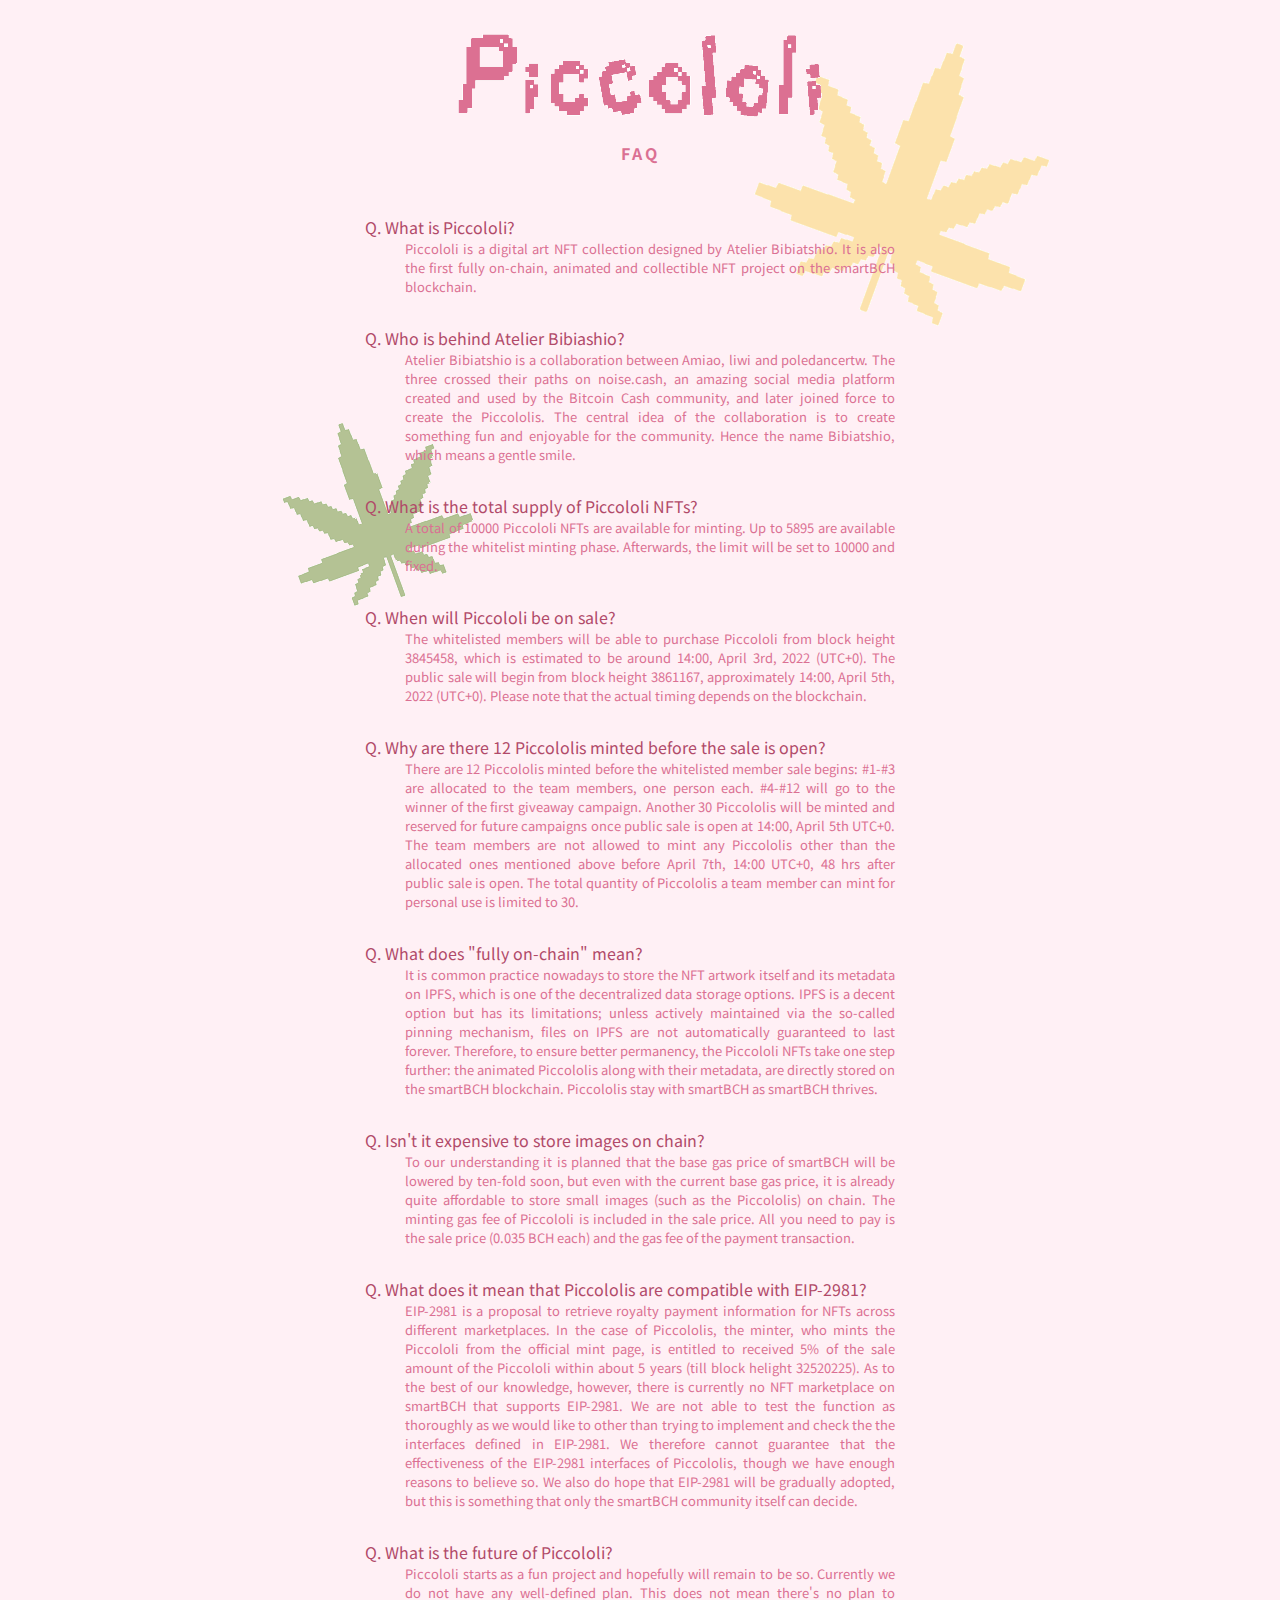
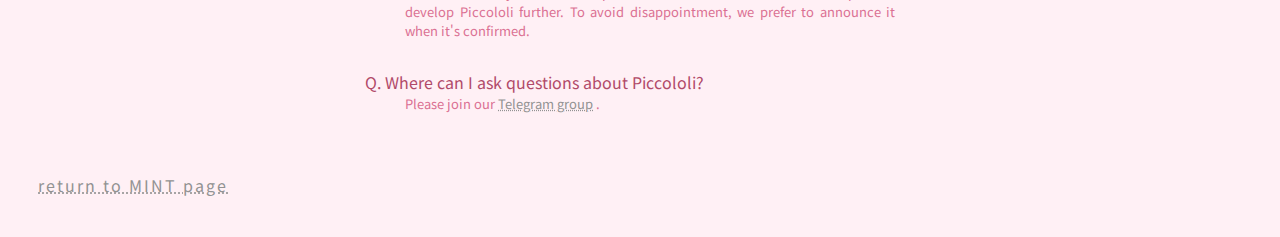
<file: faq.html>
<!DOCTYPE html
	PUBLIC "-//W3C//DTD XHTML 1.0 Transitional//EN"
	 "http://www.w3.org/TR/xhtml1/DTD/xhtml1-transitional.dtd">
<html xmlns="http://www.w3.org/1999/xhtml" lang="zh-Hant-TW" xml:lang="zh-Hant-TW">


<head>
	<title>What is Piccololi</title>
	<meta http-equiv="Content-Type" content="text/html; charset=utf-8" />
	<style>
        ol {
            list-style-position: outside;
        }

        dt {
            /* font-size: large; */
            margin-top: 30px;
            text-align: left;            
            /* color: #B14A69; */
        }

        dt:before {
            content: 'Q. ';
        }

        dd {
            font-size: small;
            margin-right: 20px;
        }

        /* dd:before {
            content: 'A. ';
        } */

        /* li.q:before {
            content: 'Q. ';
        }

        li.a:before {
            content: 'A. ';
        } */
	</style>
	<link rel="stylesheet" href="css/piccololi-style.css">
	<link rel="stylesheet" href="css/leaf-animation.css">
	<link rel="preconnect" href="https://fonts.gstatic.com">
	<link href="https://fonts.googleapis.com/css2?family=Noto+Sans+TC:wght@700&display=swap" rel="stylesheet">
	<meta name="viewport" content="width=device-width, initial-scale=1.0">

    <link rel="icon" type="image/png" sizes="32x32" href="./image/favicon-32x32.png">
</head>


<body>

	<div style="text-align: center;">
        <div style="margin-top: 20x; margin-bottom: 50px;">
            <!-- <h1 style="display: inline">Piccololi</h1> -->
            <div style="margin-top: 30px; margin-bottom: 20px">
                <a href="index.html">
                    <img id="img-logo" src="image/piccololi3_edit_3.png" style="image-rendering: pixelated; width: 400px">
                </a>
            </div>
            <h4 style="display: inline; letter-spacing: 3px;">FAQ</h4>
        </div>
    </div>

    <div style="text-align: center;"></div>
        <div id="div-main-content" style="width: 550px; text-align: justify; margin: 0px auto 60px;">
            <dl>

                <dt class="darker">What is Piccololi?</dt>
                <dd>Piccololi is a digital art NFT collection designed by Atelier Bibiatshio. It is also the first fully on-chain, animated and collectible NFT project on the smartBCH blockchain.</dd>

  	        <dt class="darker">Who is behind Atelier Bibiashio?</dt>
		<dd> Atelier Bibiatshio is a collaboration between Amiao, liwi and poledancertw. The three crossed their paths on noise.cash, an amazing social media platform created and used by the Bitcoin Cash community, and later joined force to create the Piccololis. The central idea of the collaboration is to create something fun and enjoyable for the community. Hence the name Bibiatshio, which means a gentle smile. </dd>
		
                <dt class="darker">What is the total supply of Piccololi NFTs?</dt>
                <dd>A total of 10000 Piccololi NFTs are available for minting. Up to 5895 are available during the whitelist minting phase. Afterwards, the limit will be set to 10000 and fixed.</dd>   
		
                <dt class="darker">When will Piccololi be on sale?</dt>
                <dd>The whitelisted members will be able to purchase Piccololi from block height 3845458, which is estimated to be around 14:00, April 3rd, 2022 (UTC+0). The public sale will begin from block height 3861167, approximately 14:00, April 5th, 2022 (UTC+0). Please note that the actual timing depends on the blockchain.</dd>
                
		<dt class="darker">Why are there 12 Piccololis minted before the sale is open?</dt>
	        <dd>There are 12 Piccololis minted before the whitelisted member sale begins: #1-#3 are allocated to the team members, one person each. #4-#12 will go to the winner of the first giveaway campaign. Another 30 Piccololis will be minted and reserved for future campaigns once public sale is open at 14:00, April 5th UTC+0. The team members are not allowed to mint any Piccololis other than the allocated ones mentioned above before April 7th, 14:00 UTC+0, 48 hrs after public sale is open. The total quantity of Piccololis a team member can mint for personal use is limited to 30. <dd>  
		    
                <dt class="darker">What does "fully on-chain" mean?</dt>
                <dd>It is common practice nowadays to store the NFT artwork itself and its metadata on IPFS, which is one of the decentralized data storage options. IPFS is a decent option but has its limitations; unless actively maintained via the so-called pinning mechanism, files on IPFS are not automatically guaranteed to last forever. Therefore, to ensure better permanency, the Piccololi NFTs take one step further: the animated Piccololis along with their metadata, are directly stored on the smartBCH blockchain. Piccololis stay with smartBCH as smartBCH thrives.</dd>

                <dt class="darker">Isn't it expensive to store images on chain?</dt>
                <dd>To our understanding it is planned that the base gas price of smartBCH will be lowered by ten-fold soon, but even with the current base gas price, it is already quite affordable to store small images (such as the Piccololis) on chain. The minting gas fee of Piccololi is included in the sale price. All you need to pay is the sale price (0.035 BCH each) and the gas fee of the payment transaction.</dd>

		<dt class="darker">What does it mean that Piccololis are compatible with EIP-2981?</dt>
		<dd>EIP-2981 is a proposal to retrieve royalty payment information for NFTs across different marketplaces. In the case of Piccololis, the minter, who mints the Piccololi from the official mint page, is entitled to received 5% of the sale amount of the Piccololi within about 5 years (till block helight 32520225). As to the best of our knowledge, however, there is currently no NFT marketplace on smartBCH that supports EIP-2981.  We are not able to test the function as thoroughly as we would like to other than trying to implement and check the the interfaces defined in EIP-2981. We therefore cannot guarantee that the effectiveness of the EIP-2981 interfaces of Piccololis, though we have enough reasons to believe so. We also do hope that EIP-2981 will be gradually adopted, but this is something that only the smartBCH community itself can decide.</dd> 
		    
                <dt class="darker">What is the future of Piccololi?</dt>
                <dd>Piccololi starts as a fun project and hopefully will remain to be so. Currently we do not have any well-defined plan. This does not mean there's no plan to develop Piccololi further. To avoid disappointment, we prefer to announce it when it's confirmed.</dd>

                <dt class="darker">Where can I ask questions about Piccololi? </dt>
                <dd>Please join our <a href="https://t.me/piccololiNFT">Telegram group</a> .</dd>

            </dl>
        </div>

        <div style="margin-bottom: 40px">
            <a href="index.html" style="letter-spacing: 2px;">return to MINT page</a>
        </div>
    </div>

    <script src="script/piccololi-display-3.js"></script>

</body>
</html>
</file>
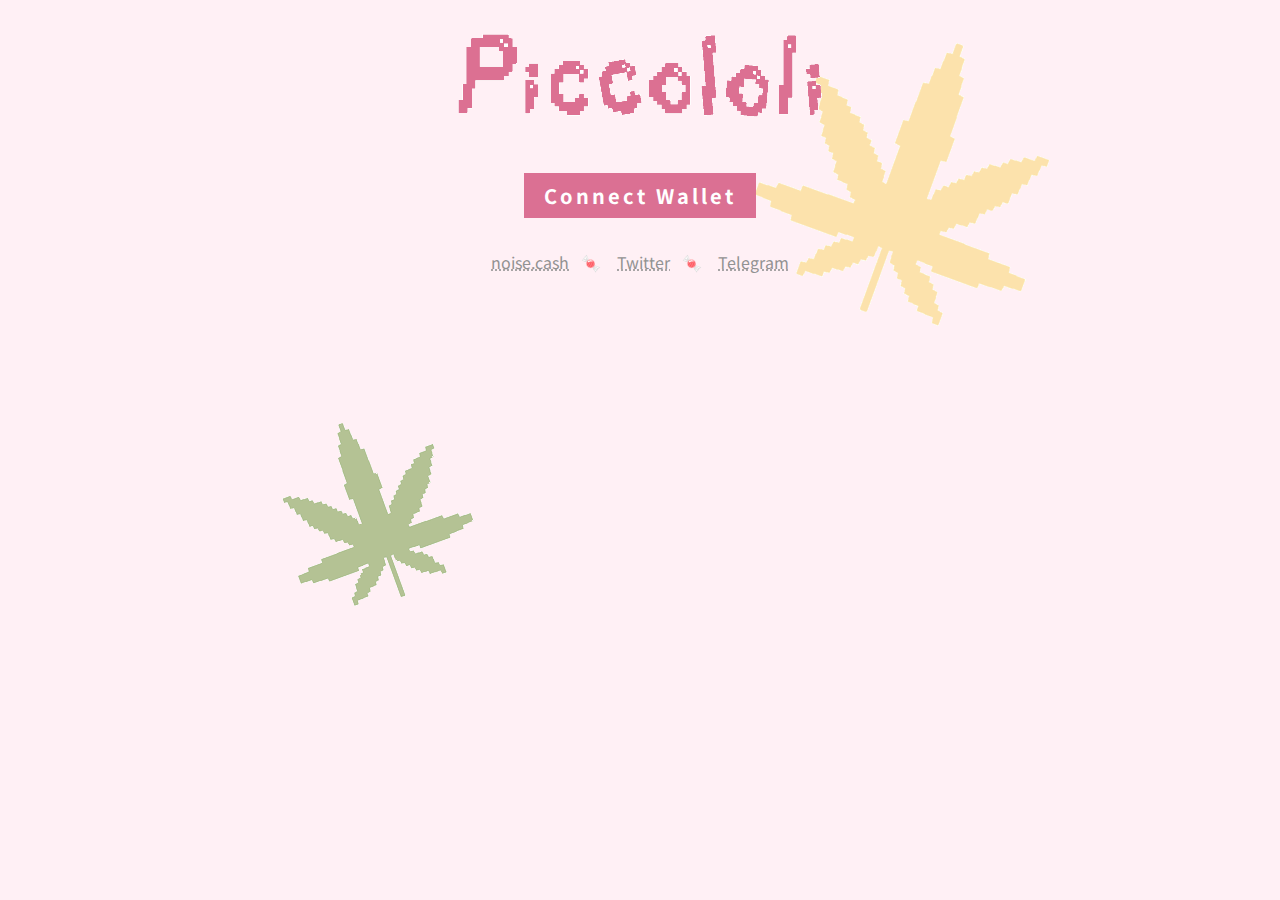
<file: piccololia.html>
<!DOCTYPE html
	PUBLIC "-//W3C//DTD XHTML 1.0 Transitional//EN"
	 "http://www.w3.org/TR/xhtml1/DTD/xhtml1-transitional.dtd">
<html xmlns="http://www.w3.org/1999/xhtml" lang="zh-Hant-TW" xml:lang="zh-Hant-TW">


<head>
	<title>Piccololia</title>
	<meta http-equiv="Content-Type" content="text/html; charset=utf-8" />
	<style>
	</style>
	<link rel="stylesheet" href="css/piccololi-style.css">
	<link rel="stylesheet" href="css/leaf-animation.css">
	<link rel="preconnect" href="https://fonts.gstatic.com">
	<link href="https://fonts.googleapis.com/css2?family=Noto+Sans+TC:wght@700&display=swap" rel="stylesheet">
	<meta name="viewport" content="width=device-width, initial-scale=1.0">

	<link rel="icon" type="image/png" sizes="32x32" href="./image/favicon-32x32.png">
</head>


<body>
	<!-- <img src="weeeedyellow_trans.png" style="position: -webkit-sticky; position: sticky; top: 0;"> -->
	<div style="text-align: center;">

		<div style="text-align: center;">
			<div style="margin-top: 10x; margin-bottom: 50px;">
				<div style="margin-top: 30px; margin-bottom: 20px">
					<a href="index.html">
						<img id="img-logo" src="image/piccololi3_edit_3.png" style="image-rendering: pixelated; width: 400px">
					</a>
				</div>
			</div>
		</div>

		<button id="button-show-Piccololis" onclick="showPiccololis()">Connect Wallet</button>

		<div id="list-of-Piccololis" style="line-height: 1.6; margin: 20px 20% 30px;"></div>

		<div>
			<a href="https://noise.cash/c/piccololi-nft-1zp4gvk1">noise.cash</a>&nbsp;&nbsp;&nbsp;&#127852;&nbsp;&nbsp;&nbsp;
			<!-- <a href="https://read.cash/@Piccololi">read.cash</a>&nbsp;&nbsp;&nbsp;&#127852;&nbsp;&nbsp;&nbsp; -->
			<a href="https://twitter.com/PiccololiNFT">Twitter</a>&nbsp;&nbsp;&nbsp;&#127852;&nbsp;&nbsp;&nbsp;
			<a href="https://t.me/piccololiNFT">Telegram</a>
		</div>
	</div>



	<script src="script/piccololi-display-4.js"></script>
	<!-- <script src="https://cdn.jsdelivr.net/npm/js-confetti@latest/dist/js-confetti.browser.js"></script> -->
	<script src="https://cdn.ethers.io/lib/ethers-5.2.umd.min.js"></script>
	<script src="script/network-config.js"></script>
	<script src="script/connect-wallet-and-network.js"></script>
	<script src="script/contract-abi.js"></script>
	<script src="script/common-tools.js"></script>
	<script src="script/piccololia.js"></script>
</body>
</html>
</file>
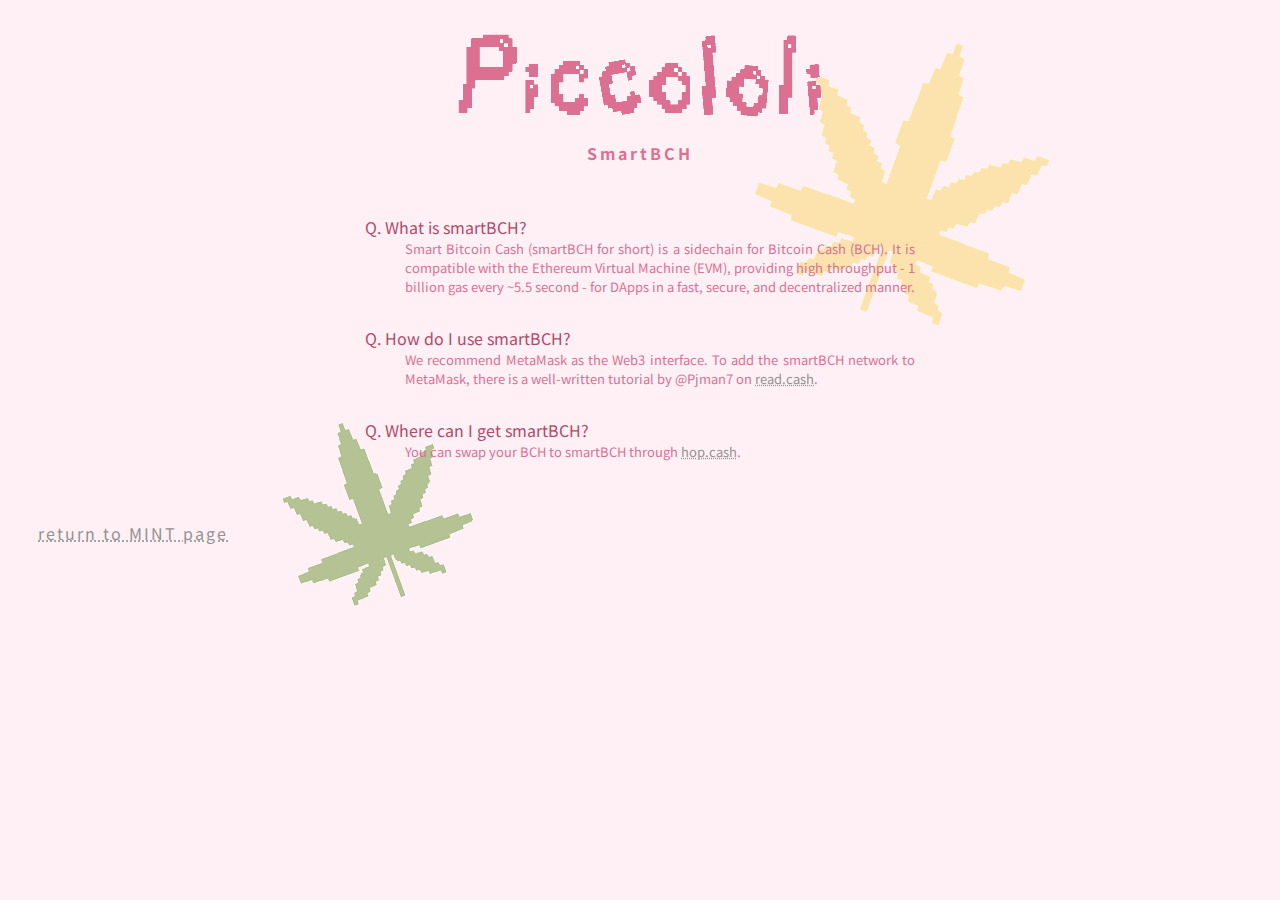
<file: smartbch.html>
<!DOCTYPE html
	PUBLIC "-//W3C//DTD XHTML 1.0 Transitional//EN"
	 "http://www.w3.org/TR/xhtml1/DTD/xhtml1-transitional.dtd">
<html xmlns="http://www.w3.org/1999/xhtml" lang="zh-Hant-TW" xml:lang="zh-Hant-TW">


<head>
	<title>What is smartBCH</title>
	<meta http-equiv="Content-Type" content="text/html; charset=utf-8" />
	<style>
        ol {
            list-style-position: outside;
        }

        dt {
            /* font-size: large; */
            margin-top: 30px;
            text-align: left;
            /* color: #B14A69; */
        }

        dt:before {
            content: 'Q. ';
        }

        dd {
            font-size: small;
        }

        /* dd:before {
            content: 'A. ';
        } */

        /* li.q:before {
            content: 'Q. ';
        }

        li.a:before {
            content: 'A. ';
        } */
	</style>
	<link rel="stylesheet" href="css/piccololi-style.css">
	<link rel="stylesheet" href="css/leaf-animation.css">
	<link rel="preconnect" href="https://fonts.gstatic.com">
	<link href="https://fonts.googleapis.com/css2?family=Noto+Sans+TC:wght@700&display=swap" rel="stylesheet">
	<meta name="viewport" content="width=device-width, initial-scale=1.0">

    <link rel="icon" type="image/png" sizes="32x32" href="./image/favicon-32x32.png">
</head>


<body>

	<div style="text-align: center;">
        <div style="margin-top: 20x; margin-bottom: 50px;">
            <!-- <h1 style="display: inline">Piccololi</h1> -->
            <div style="margin-top: 30px; margin-bottom: 20px">
                <a href="index.html">
                    <img id="img-logo" src="image/piccololi3_edit_3.png" style="image-rendering: pixelated; width: 400px">
                </a>
            </div>
            <h4 style="display: inline; letter-spacing: 3px;">SmartBCH</h4>
        </div>
    </div>

    <div style="text-align: center;"></div>
        <div id="div-main-content" style="width: 550px; text-align: justify; margin: 0px auto 60px;">
            <dl>

                <dt class="darker">What is smartBCH?</dt>
                <dd>Smart Bitcoin Cash (smartBCH for short) is a sidechain for Bitcoin Cash (BCH). It is compatible with the Ethereum Virtual Machine (EVM), providing high throughput - 1 billion gas every ~5.5 second - for DApps in a fast, secure, and decentralized manner.</dd>

  	        <dt class="darker">How do I use smartBCH?</dt>
		<dd>We recommend MetaMask as the Web3 interface. To add the smartBCH network to MetaMask, there is a well-written tutorial by @Pjman7 on <a href="https://read.cash/@Pjman7/how-to-add-smartbch-on-metamask-or-brave-wallet-f9abf092">read.cash</a>.</dd>

		 <dt class="darker">Where can I get smartBCH?</dt>
                <dd> You can swap your BCH to smartBCH through <a href="https://hop.cash/">hop.cash</a>.</dd>
		</dl>
        </div>

        <div style="margin-bottom: 40px">
            <a href="index.html" style="letter-spacing: 2px;">return to MINT page</a>
        </div>
    </div>

    <script src="script/piccololi-display-3.js"></script>

</body>
</html>
</file>
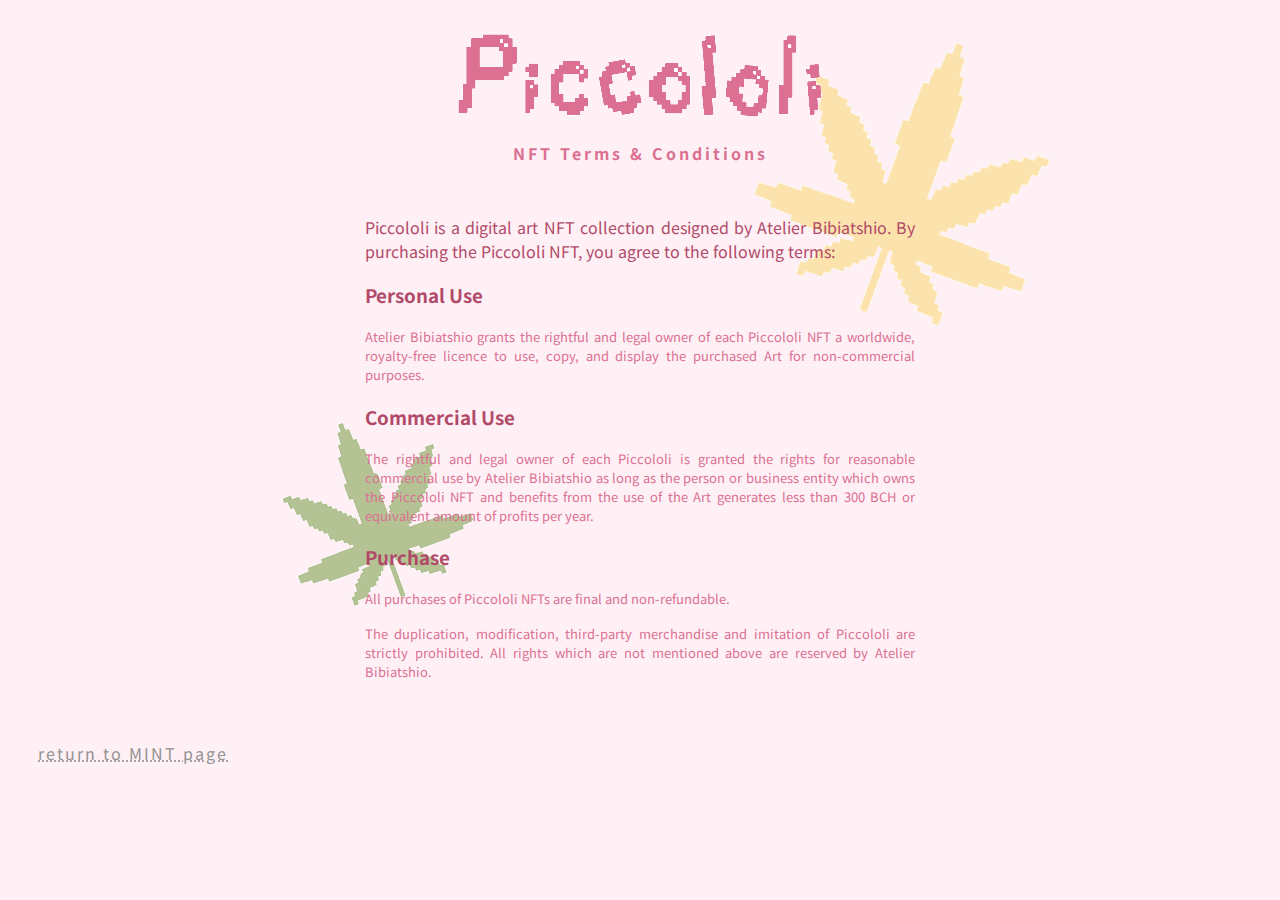
<file: t-and-c.html>
<!DOCTYPE html
	PUBLIC "-//W3C//DTD XHTML 1.0 Transitional//EN"
	 "http://www.w3.org/TR/xhtml1/DTD/xhtml1-transitional.dtd">
<html xmlns="http://www.w3.org/1999/xhtml" lang="zh-Hant-TW" xml:lang="zh-Hant-TW">


<head>
	<title>Terms and Conditions</title>
	<meta http-equiv="Content-Type" content="text/html; charset=utf-8" />
	<style>
        ol {
            list-style-position: outside;
        }

        dt {
            /* font-size: large; */
            margin-top: 30px;
            text-align: left;
        }

        dt:before {
            content: 'Q. ';
        }

        dd {
            font-size: small;
        }

        /* dd:before {
            content: 'A. ';
        } */

        /* li.q:before {
            content: 'Q. ';
        }

        li.a:before {
            content: 'A. ';
        } */
	</style>
	<link rel="stylesheet" href="css/piccololi-style.css">
	<link rel="stylesheet" href="css/leaf-animation.css">
	<link rel="preconnect" href="https://fonts.gstatic.com">
	<link href="https://fonts.googleapis.com/css2?family=Noto+Sans+TC:wght@700&display=swap" rel="stylesheet">
	<meta name="viewport" content="width=device-width, initial-scale=1.0">

    <link rel="icon" type="image/png" sizes="32x32" href="./image/favicon-32x32.png">
</head>


<body>

	<div style="text-align: center;">
        <div style="margin-top: 20x; margin-bottom: 50px;">
            <!-- <h1 style="display: inline">Piccololi</h1> -->
            <div style="margin-top: 30px; margin-bottom: 20px">
                <a href="index.html">
                    <img id="img-logo" src="image/piccololi3_edit_3.png" style="image-rendering: pixelated; width: 400px">
                </a>
            </div>
            <h4 style="display: inline; letter-spacing: 3px;">NFT Terms & Conditions</h4>
        </div>  
    </div>

    <div style="text-align: center;"></div>
        <div id="div-main-content" style="width: 550px; text-align: justify; margin: 0px auto 60px;">
            <p>
                <span class="darker" style="font-size: normal">
                    Piccololi is a digital art NFT collection designed by Atelier Bibiatshio. By purchasing the Piccololi NFT, you agree to the following terms:
                </span>
            </p>
            
            <h3 class="darker">Personal Use</h3>
            <span style="font-size: small">
                Atelier Bibiatshio grants the rightful and legal owner of each Piccololi NFT a worldwide, royalty-free licence to use, copy, and display the purchased Art for non-commercial purposes. 
            </span>

            <h3 class="darker">Commercial Use</h3>
            <span style="font-size: small">
                The rightful and legal owner of each Piccololi is granted the rights for reasonable commercial use by Atelier Bibiatshio as long as the person or business entity which owns the Piccololi NFT and benefits from the use of the Art generates less than 300 BCH or equivalent amount of profits per year.
            </span>

            <h3 class="darker">Purchase</h3>
            <span style="font-size: small">
                All purchases of Piccololi NFTs are final and non-refundable. 
            </span>

            <p>
                <span style="font-size: small">
                    The duplication, modification, third-party merchandise and imitation of Piccololi are strictly prohibited. All rights which are not mentioned above are reserved by Atelier Bibiatshio.
                </span>
            </p>

        </div>

        <div style="margin-bottom: 40px">
            <a href="index.html" style="letter-spacing: 2px;">return to MINT page</a>
        </div>
    </div>

    <script src="script/piccololi-display-3.js"></script>

</body>
</html>
</file>
<file: css/piccololi-style.css>
body {
    /* font-family: 'Courier New'; */
    font-family: 'Noto Sans TC', sans-serif;
    font-size: '20px';
    margin-left: 3%;
    margin-right: 3%;
    color:palevioletred; 
    /* background-color:#111111; */
    background-color:lavenderblush;
    
    /* background-image: url('../image/background_3_trans.png');
    background-position: center;
    background-repeat: no-repeat; */
    /* background-attachment: fixed; */
}

.darker {
    color: #B14A69;
}

hr {
    border: 2px solid #555555;
    border-radius: 1px;
    margin: 20px 0px 20px;
  }

a {
  color: #929292;
  /* text-decoration: none; */
  text-decoration:underline;
  text-decoration-style: dotted;
  text-decoration-color: #929292;
}

a:hover {
  color: palevioletred;
  text-decoration: none;
}

button {
    background-color: palevioletred;
    border: none;
    color: white;
    padding: 8px 20px;
    text-align: center;
    text-decoration: none;
    display: inline-block;
    font-size: 20px;
    font-weight: bolder;
    letter-spacing: 3px;
    font-family: 'Noto Sans TC', sans-serif;
    margin: 2px 2px;
    cursor: pointer;
}

button:disabled,
button[disabled]{
    border: 1px solid #999999;
    background-color: #cccccc;
    color: #666666;
    cursor: wait;
}

button.admin {
    background-color: palevioletred;
    border: none;
    color: white;
    padding: 4px 10px;
    text-align: center;
    text-decoration: none;
    display: inline-block;
    font-size: 16px;
    font-weight: bolder;
    letter-spacing: 1px;
    font-family: 'Noto Sans TC', sans-serif;
    margin: 2px 2px;
    cursor: pointer;
}

select {
    /* appearance: none; */
    /* background-color: transparent; */
    border: none;
    /* padding: 0 1em 0 0; */
    padding: 4px 10px;
    /* margin: 0; */
    margin: 4px 4px;
    font-family: inherit;
    font-size: inherit;
    line-height: inherit;
    cursor: pointer;
}

input, textarea {
    /* appearance: none; */
    /* background-color: transparent; */
    border: none;
    /* padding: 0 1em 0 0; */
    padding: 4px 10px;
    /* margin: 0; */
    margin: 4px 4px;
    font-family: inherit;
    font-size: inherit;
    line-height: inherit;
    /* cursor: pointer; */
}

img.demo {
    border-radius: 7px;
    width: 64px;
    cursor: pointer; 
    image-rendering: pixelated;
}

img.demo-center {
    border-radius: 10px;
    width: 200px;
    cursor: pointer; 
    image-rendering: pixelated;
}


span.img-span {
    margin-left: 12px;
    margin-right: 12px;
    margin-top: 5px;
    margin-bottom: 5px;
    display: inline-block;
    /* width: 64px; */
    height: 94px;
    text-align: center;
    /* background-color: #9bbb0e; */
    image-rendering: pixelated;
}

span.img-span-center {
    margin-left: 15px;
    margin-right: 15px;
    margin-top: 15px;
    margin-bottom: 15px;
    width: 200px;
    height: 230px;
    display: inline-block;
    text-align: center;
    image-rendering: pixelated;
}

span.piccololi-attributes {
    margin-top: 3px;
    display: inline-block;
    width: 100px;
    height: 60px;
    border: 1px palevioletred solid;
    font-size: small;
    vertical-align: middle;
}

input {
    background-color: lavenderblush;
    color: #B14A69;
    border: 1px solid palevioletred;
}

/* span.piccololi-attributes + span.piccololi-attributes {
    margin-bottom: 3px;
} */
</file>
<file: css/leaf-animation.css>
/* leaf animations */

#leaves {position:relative;top:-50px;width:100%;text-align: center;}

#leaves i {
    display: inline-block;
    width: 200px;
    height: 150px;
    background: linear-gradient(to bottom right, #309900, #005600);
    transform: skew(20deg);
    border-radius: 5% 40% 70%;
    box-shadow: inset 0px 0px 1px #222;
    border: 1px solid #333;
    z-index: 1;
    -webkit-animation: falling 5s 0s infinite;
}

#leaves i:nth-of-type(2n) { -webkit-animation: falling2 5s 0s infinite; }
#leaves i:nth-of-type(3n) { -webkit-animation: falling3 5s 0s infinite; }

#leaves i:before {
position: absolute;
content: '';
top: 117px;
right: 9px;
height: 27px;
width: 32px;
transform: rotate(49deg);
border-radius: 0% 15% 15% 0%;
border-top: 1px solid #222;
border-bottom: 1px solid #222;
border-left: 0px solid #222;
border-right: 1px solid #222;
background: linear-gradient(to right, rgba(0,100,0,1), #005600);
z-index: 1;
}

#leaves i:after {
content: '';
height: 125px;
width: 10px;
background: linear-gradient(to right, rgba(0,0,0,.15), rgba(0,0,0,0));
display: block;
transform: rotate(125deg);
position: absolute;
left: 85px;
border-radius:50%;
}


#leaves i:nth-of-type(n)    { height:23px; width:30px; }
#leaves i:nth-of-type(n):before { width:7px; height:5px; top:17px; right:1px; }
#leaves i:nth-of-type(n):after { width:2px; height:17px; left: 12px; top:0px; }

#leaves i:nth-of-type(2n+1)    { height:11px; width:16px; }
#leaves i:nth-of-type(2n+1):before { width:4px; height:3px; top:7px; right:0px; }
#leaves i:nth-of-type(2n+1):after { width:2px; height:6px; left: 5px; top:1px; }

#leaves i:nth-of-type(3n+2)  { height:17px; width:23px; }
#leaves i:nth-of-type(3n+2):before  { height:4px; width:4px; top:12px; right:1px; }
#leaves i:nth-of-type(3n+2):after  { height:10px; width:2px; top:1px; left:8px; }

#leaves i:nth-of-type(n)   { -webkit-animation-delay: 1.9s;}
#leaves i:nth-of-type(2n)  { -webkit-animation-delay: 3.9s;}
#leaves i:nth-of-type(3n)  { -webkit-animation-delay: 2.3s;}
#leaves i:nth-of-type(4n)  { -webkit-animation-delay: 4.4s;}
#leaves i:nth-of-type(5n)  { -webkit-animation-delay: 5s;  }
#leaves i:nth-of-type(6n)  { -webkit-animation-delay: 3.5s;}
#leaves i:nth-of-type(7n)  { -webkit-animation-delay: 2.8s;}
#leaves i:nth-of-type(8n)  { -webkit-animation-delay: 1.5s;}
#leaves i:nth-of-type(9n)  { -webkit-animation-delay: 3.3s;}
#leaves i:nth-of-type(10n) { -webkit-animation-delay: 2.5s;}
#leaves i:nth-of-type(11n) { -webkit-animation-delay: 1.2s;}
#leaves i:nth-of-type(12n) { -webkit-animation-delay: 4.1s;}
#leaves i:nth-of-type(13n) { -webkit-animation-delay: 1s;  }
#leaves i:nth-of-type(14n) { -webkit-animation-delay: 4.7s;}
#leaves i:nth-of-type(15n) { -webkit-animation-delay: 3s;  }

#leaves i:nth-of-type(n)    { background: linear-gradient(to bottom right, #309900, #005600); }
#leaves i:nth-of-type(2n+2)  { background: linear-gradient(to bottom right, #5e9900, #2b5600); }
#leaves i:nth-of-type(4n+1)  { background: linear-gradient(to bottom right, #990, #564500); }

#leaves i:nth-of-type(n)    { opacity: .7;}
#leaves i:nth-of-type(3n+1)  { opacity: .5;}
#leaves i:nth-of-type(3n+2)  { opacity: .3;}

#leaves i:nth-of-type(n)    {transform: rotate(180deg);}


#leaves i:nth-of-type(n) { -webkit-animation-timing-function:ease-in-out;}

@-webkit-keyframes falling {
    
    0% {
        -webkit-transform:
            translate3d(300,0,0)
            rotate(0deg);
    }
    
    100% {
        -webkit-transform:
            translate3d(-350px,700px,0)
            rotate(90deg);
        opacity: 0;
    }
}

@-webkit-keyframes falling3 {
    0% {
        -webkit-transform:
            translate3d(0,0,0)
            rotate(-20deg);
    }
    
    100% {
        -webkit-transform:
            translate3d(-230px,640px,0)
            rotate(-70deg);
        opacity: 0;
    }
}

@-webkit-keyframes falling2 {
    0% {
        -webkit-transform:
            translate3d(0,0,0)
            rotate(90deg);
    }
    
    100% {
        -webkit-transform:
            translate3d(-400px,680px,0)
            rotate(0deg);
        opacity: 0;
    }
}
</file>
